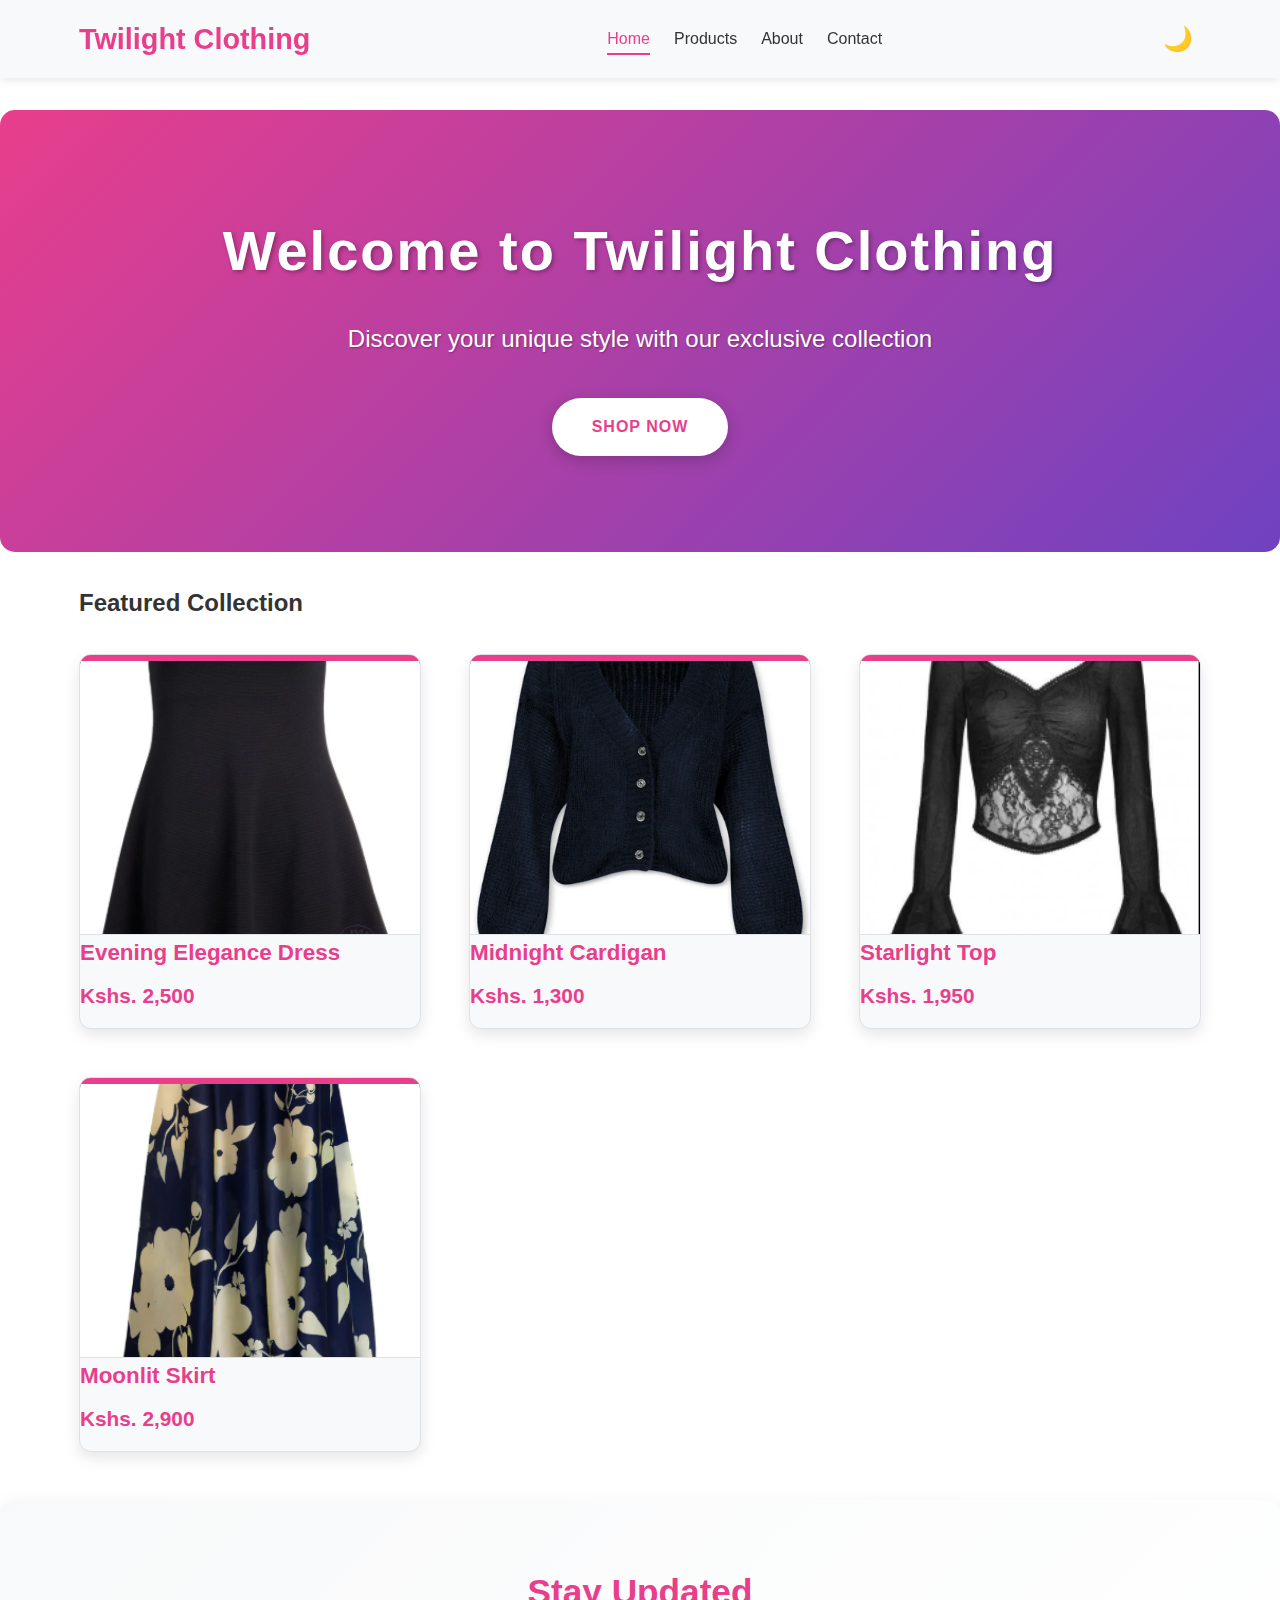
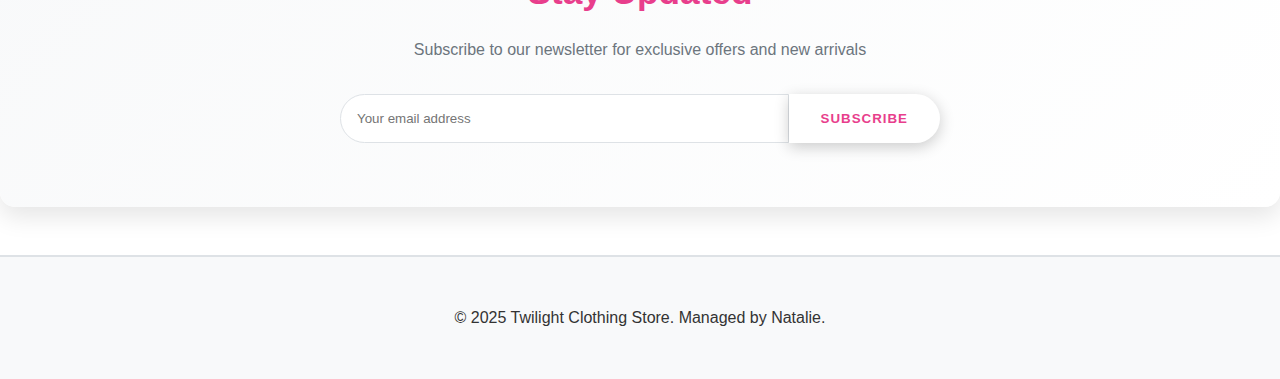
<file: index.html>
<!DOCTYPE html>
<html lang="en">
<head>
    <meta charset="UTF-8">
    <meta name="viewport" content="width=device-width, initial-scale=1.0">
    <meta name="title" content="Twilight Clothing Store - Fashion Managed by Natalie">
    <meta name="description" content="Discover stylish clothing at Twilight Clothing Store. Shop our curated collection of fashionable apparel managed by Natalie. Find your perfect style today!">
    <meta name="keywords" content="clothing store, fashion, twilight clothing, Natalie, apparel, women's fashion, online shopping">
    <meta name="author" content="Natalie">
    <title>Twilight Clothing Store - Home</title>
    <link rel="stylesheet" href="style.css">
</head>
<body>
    <header>
        <div class="container">
            <h1 class="logo">Twilight Clothing</h1>
            <nav>
                <ul>
                    <li><a href="index.html" class="active">Home</a></li>
                    <li><a href="products.html">Products</a></li>
                    <li><a href="about.html">About</a></li>
                    <li><a href="contact.html">Contact</a></li>
                </ul>
            </nav>
            <button id="theme-toggle" aria-label="Toggle dark/light mode">🌙</button>
        </div>
    </header>

    <main>
        <section class="hero">
            <div class="container">
                <h2>Welcome to Twilight Clothing</h2>
                <p>Discover your unique style with our exclusive collection</p>
                <a href="products.html" class="btn">Shop Now</a>
            </div>
        </section>

        <section class="featured-products">
            <div class="container">
                <h2>Featured Collection</h2>
                <div class="products-grid">
                    <div class="product-card">
                        <div class="product-image" style="background-image: url('media/serene-dress.png')"></div>
                        <h3>Evening Elegance Dress</h3>
                        <p class="price">Kshs. 2,500</p>
                    </div>
                    <div class="product-card">
                        <div class="product-image" style="background-image: url('media/midnight-cardigan.png')"></div>
                        <h3>Midnight Cardigan</h3>
                        <p class="price">Kshs. 1,300</p>
                    </div>
                    <div class="product-card">
                        <div class="product-image" style="background-image: url('media/starlight-top.png')"></div>
                        <h3>Starlight Top</h3>
                        <p class="price">Kshs. 1,950</p>
                    </div>
                    <div class="product-card">
                        <div class="product-image" style="background-image: url('media/moonlight-skirt.png')"></div>
                        <h3>Moonlit Skirt</h3>
                        <p class="price">Kshs. 2,900</p>
                </div>
            </div>
        </section>

        <section class="newsletter">
            <div class="container">
                <h2>Stay Updated</h2>
                <p>Subscribe to our newsletter for exclusive offers and new arrivals</p>
                <form id="newsletter-form">
                    <input type="email" placeholder="Your email address" required>
                    <button type="submit" class="btn">Subscribe</button>
                </form>
            </div>
        </section>
    </main>

    <footer>
        <div class="container">
            <p>&copy; 2025 Twilight Clothing Store. Managed by Natalie.</p>
        </div>
    </footer>

    <script src="script.js"></script>
</body>
</html>
</file>
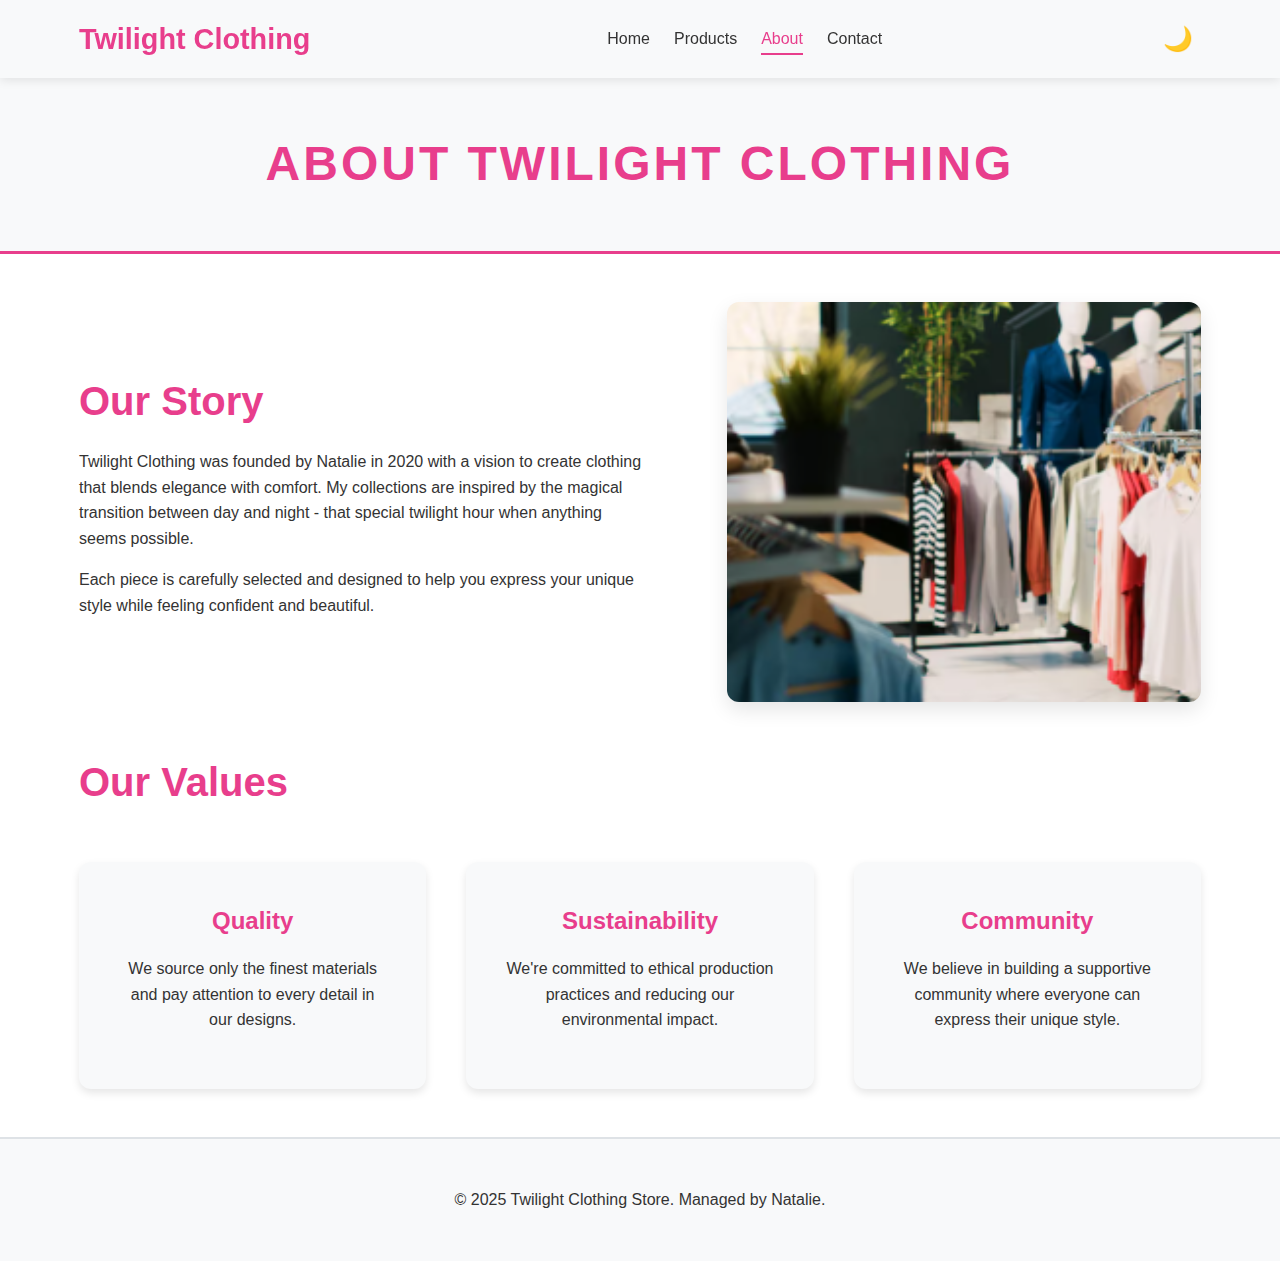
<file: about.html>
<!DOCTYPE html>
<html lang="en">
<head>
    <meta charset="UTF-8">
    <meta name="viewport" content="width=device-width, initial-scale=1.0">
    <meta name="title" content="Twilight Clothing Store - Fashion Managed by Natalie">
    <meta name="description" content="Discover stylish clothing at Twilight Clothing Store. Shop our curated collection of fashionable apparel managed by Natalie. Find your perfect style today!">
    <meta name="keywords" content="clothing store, fashion, twilight clothing, Natalie, apparel, women's fashion, online shopping">
    <meta name="author" content="Natalie">
    <title>About Us - Twilight Clothing Store</title>
    <link rel="stylesheet" href="style.css">
</head>
<body>
    <header>
        <div class="container">
            <h1 class="logo">Twilight Clothing</h1>
            <nav>
                <ul>
                    <li><a href="index.html">Home</a></li>
                    <li><a href="products.html">Products</a></li>
                    <li><a href="about.html" class="active">About</a></li>
                    <li><a href="contact.html">Contact</a></li>
                </ul>
            </nav>
            <button id="theme-toggle" aria-label="Toggle dark/light mode">🌙</button>
        </div>
    </header>

    <main>
        <section class="page-header">
            <div class="container">
                <h1>About Twilight Clothing</h1>
            </div>
        </section>

        <section class="about-content">
            <div class="container">
                <div class="about-grid">
                    <div class="about-text">
                        <h2>Our Story</h2>
                        <p>Twilight Clothing was founded by Natalie in 2020 with a vision to create clothing that blends elegance with comfort. My collections are inspired by the magical transition between day and night - that special twilight hour when anything seems possible.</p>
                        <p>Each piece is carefully selected and designed to help you express your unique style while feeling confident and beautiful.</p>
                    </div>
                    <div class="about-image">
                        <div class="image-placeholder" style="background-image: url('media/clothing-store.png')"></div>
                    </div>
                </div>

                <div class="values">
                    <h2>Our Values</h2>
                    <div class="values-grid">
                        <div class="value-item">
                            <h3>Quality</h3>
                            <p>We source only the finest materials and pay attention to every detail in our designs.</p>
                        </div>
                        <div class="value-item">
                            <h3>Sustainability</h3>
                            <p>We're committed to ethical production practices and reducing our environmental impact.</p>
                        </div>
                        <div class="value-item">
                            <h3>Community</h3>
                            <p>We believe in building a supportive community where everyone can express their unique style.</p>
                        </div>
                    </div>
                </div>
            </div>
        </section>
    </main>

    <footer>
        <div class="container">
            <p>&copy; 2025 Twilight Clothing Store. Managed by Natalie.</p>
        </div>
    </footer>

    <script src="script.js"></script>
</body>
</html>
</file>
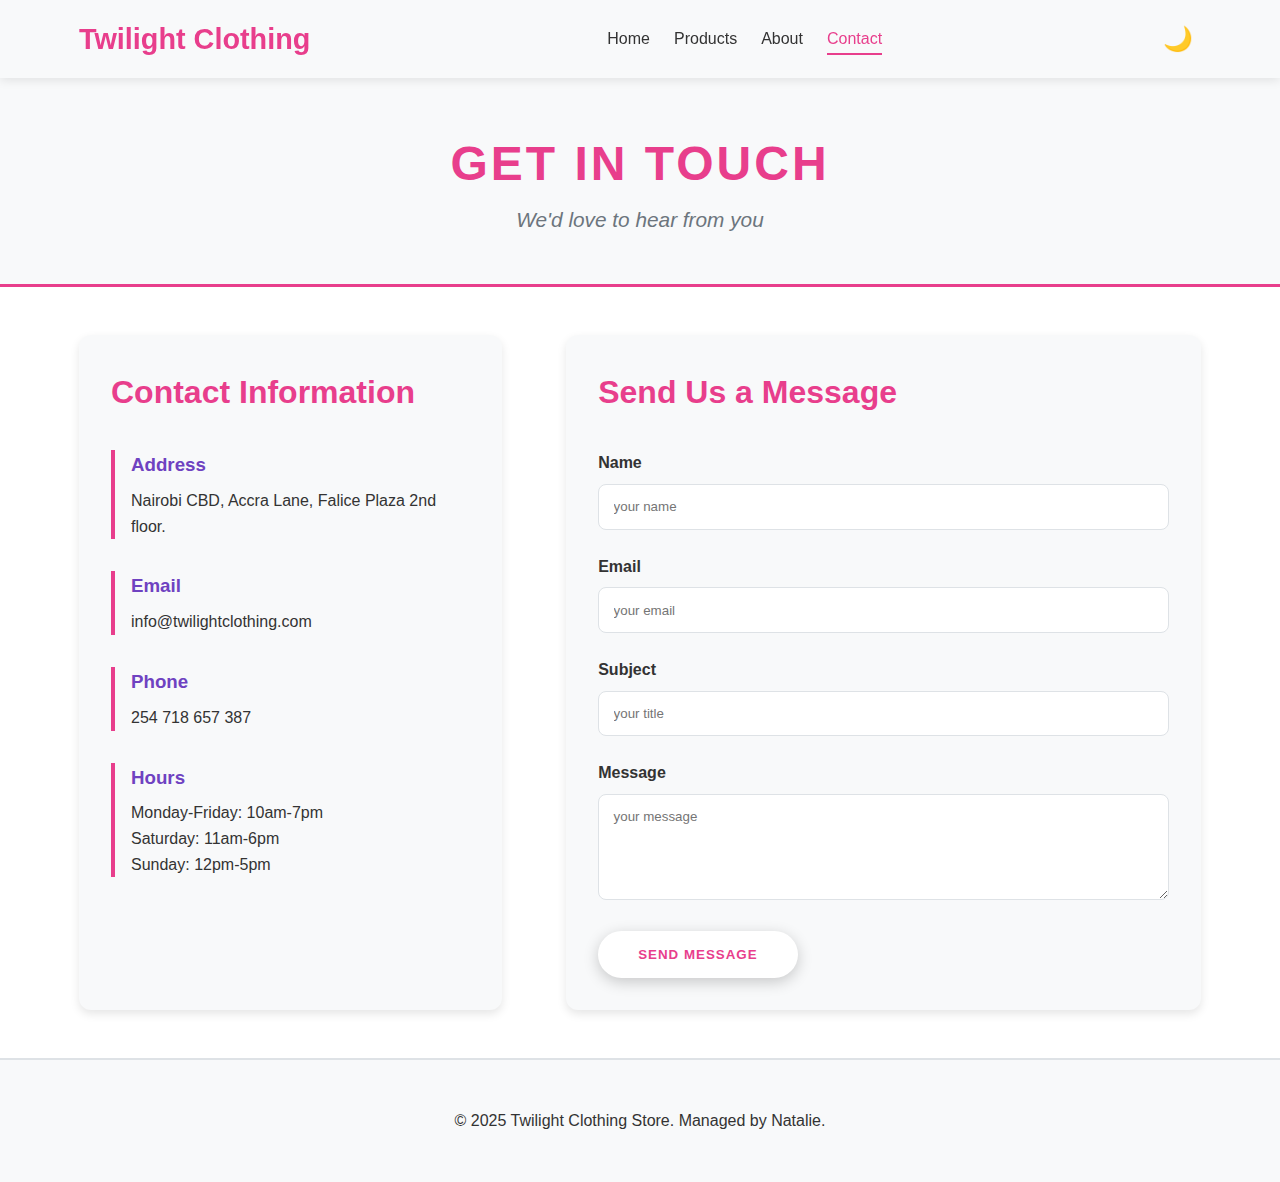
<file: contact.html>
<!DOCTYPE html>
<html lang="en">
<head>
    <meta charset="UTF-8">
    <meta name="viewport" content="width=device-width, initial-scale=1.0">
    <meta name="title" content="Twilight Clothing Store - Fashion Managed by Natalie">
    <meta name="description" content="Discover stylish clothing at Twilight Clothing Store. Shop our curated collection of fashionable apparel managed by Natalie. Find your perfect style today!">
    <meta name="keywords" content="clothing store, fashion, twilight clothing, Natalie, apparel, women's fashion, online shopping">
    <meta name="author" content="Natalie">
    <title>Contact Us - Twilight Clothing Store</title>
    <link rel="stylesheet" href="style.css">
</head>
<body>
    <header>
        <div class="container">
            <h1 class="logo">Twilight Clothing</h1>
            <nav>
                <ul>
                    <li><a href="index.html">Home</a></li>
                    <li><a href="products.html">Products</a></li>
                    <li><a href="about.html">About</a></li>
                    <li><a href="contact.html" class="active">Contact</a></li>
                </ul>
            </nav>
            <button id="theme-toggle" aria-label="Toggle dark/light mode">🌙</button>
        </div>
    </header>

    <main>
        <section class="page-header">
            <div class="container">
                <h1>Get In Touch</h1>
                <p>We'd love to hear from you</p>
            </div>
        </section>

        <section class="contact-content">
            <div class="container">
                <div class="contact-grid">
                    <div class="contact-info">
                        <h2>Contact Information</h2>
                        <div class="info-item">
                            <h3>Address</h3>
                            <p>Nairobi CBD, Accra Lane, Falice Plaza 2nd floor.</p>
                        </div>
                        <div class="info-item">
                            <h3>Email</h3>
                            <p>info@twilightclothing.com</p>
                        </div>
                        <div class="info-item">
                            <h3>Phone</h3>
                            <p>254 718 657 387</p>
                        </div>
                        <div class="info-item">
                            <h3>Hours</h3>
                            <p>Monday-Friday: 10am-7pm<br>Saturday: 11am-6pm<br>Sunday: 12pm-5pm</p>
                        </div>
                    </div>

                    <div class="contact-form">
                        <h2>Send Us a Message</h2>
                        <form id="contact-form">
                            <div class="form-group">
                                <label for="name">Name</label>
                                <input type="text" id="name" name="name" placeholder="your name" required>
                            </div>
                            <div class="form-group">
                                <label for="email">Email</label>
                                <input type="email" id="email" name="email" placeholder="your email" required>
                            </div>
                            <div class="form-group">
                                <label for="subject">Subject</label>
                                <input type="text" id="subject" name="subject" placeholder="your title" required>
                            </div>
                            <div class="form-group">
                                <label for="message">Message</label>
                                <textarea id="message" name="message" rows="5" placeholder="your message" required></textarea>
                            </div>
                            <button type="submit" class="btn">Send Message</button>
                        </form>
                    </div>
                </div>
            </div>
        </section>
    </main>

    <footer>
        <div class="container">
            <p>&copy; 2025 Twilight Clothing Store. Managed by Natalie.</p>
        </div>
    </footer>

    <script src="script.js"></script>
</body>
</html>
</file>
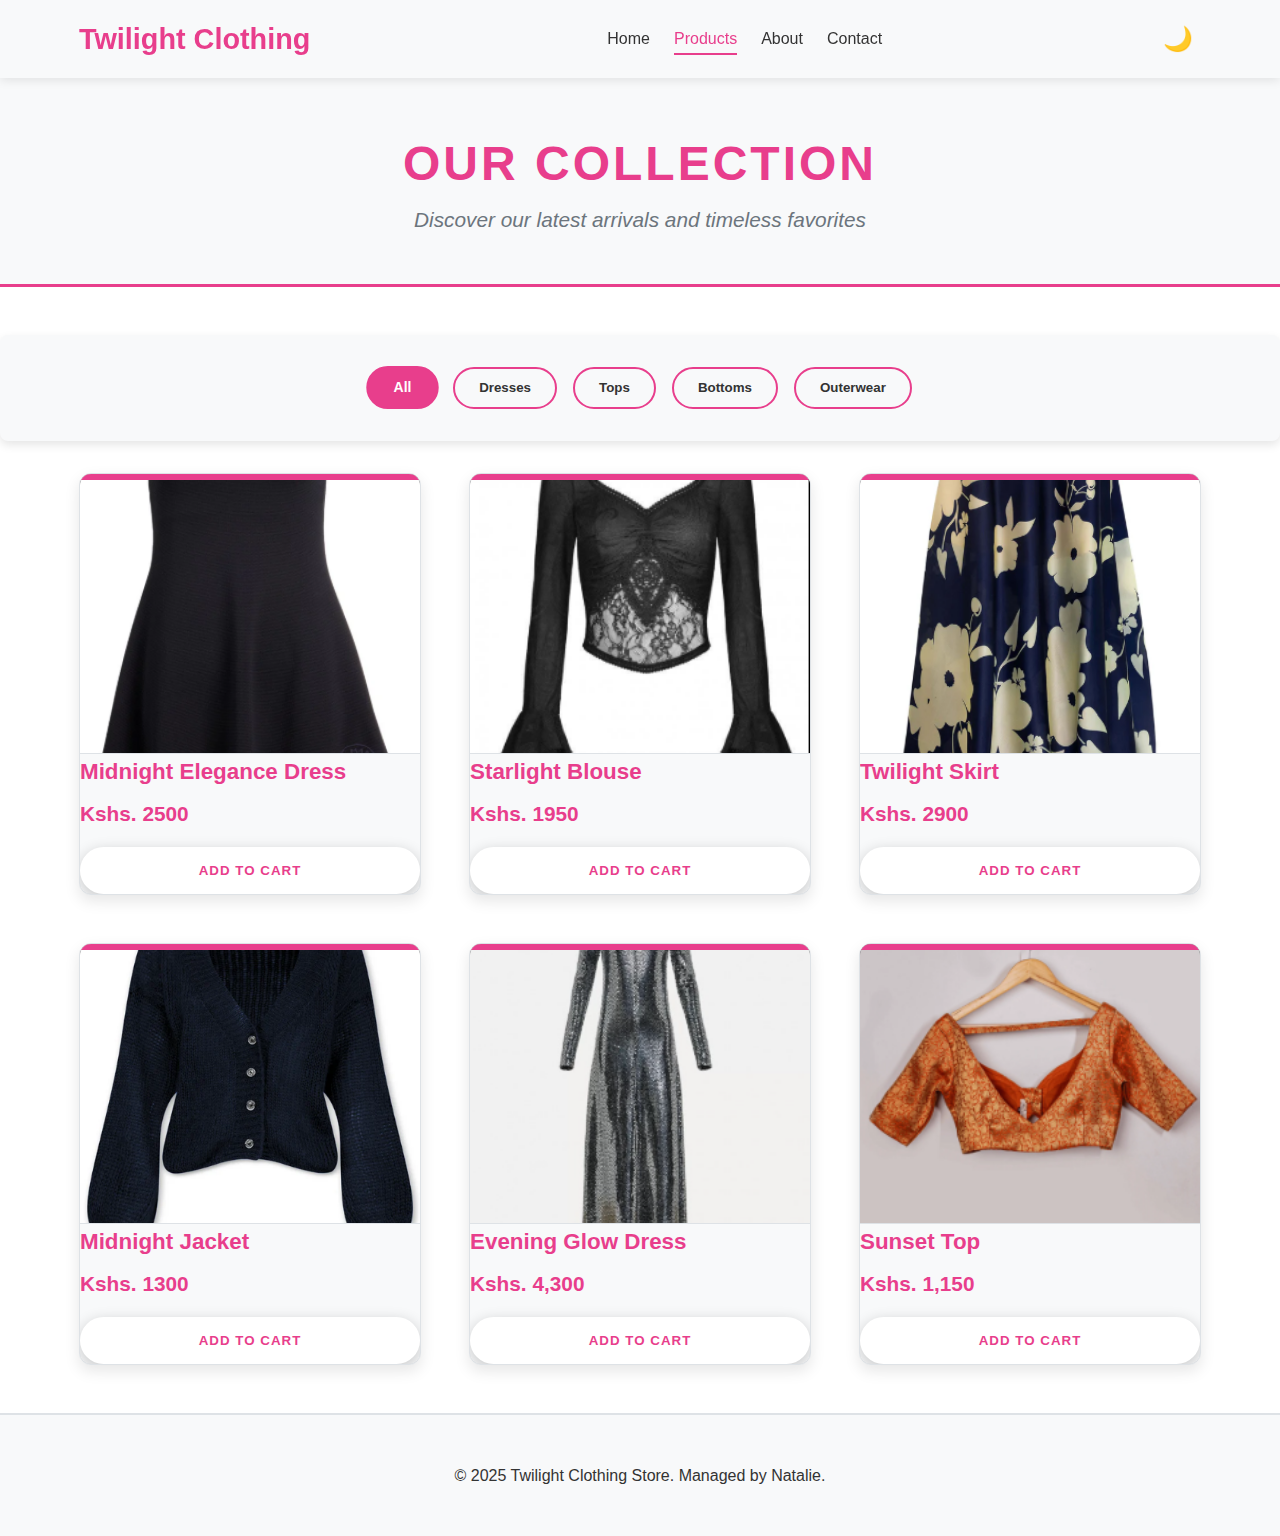
<file: products.html>
<!DOCTYPE html>
<html lang="en">
<head>
    <meta charset="UTF-8">
    <meta name="viewport" content="width=device-width, initial-scale=1.0">
    <meta name="title" content="Twilight Clothing Store - Fashion Managed by Natalie">
    <meta name="description" content="Discover stylish clothing at Twilight Clothing Store. Shop our curated collection of fashionable apparel managed by Natalie. Find your perfect style today!">
    <meta name="keywords" content="clothing store, fashion, twilight clothing, Natalie, apparel, women's fashion, online shopping">
    <meta name="author" content="Natalie">
    <title>Products - Twilight Clothing Store</title>
    <link rel="stylesheet" href="style.css">
</head>
<body>
    <header>
        <div class="container">
            <h1 class="logo">Twilight Clothing</h1>
            <nav>
                <ul>
                    <li><a href="index.html">Home</a></li>
                    <li><a href="products.html" class="active">Products</a></li>
                    <li><a href="about.html">About</a></li>
                    <li><a href="contact.html">Contact</a></li>
                </ul>
            </nav>
            <button id="theme-toggle" aria-label="Toggle dark/light mode">🌙</button>
        </div>
    </header>

    <main>
        <section class="page-header">
            <div class="container">
                <h1>Our Collection</h1>
                <p>Discover our latest arrivals and timeless favorites</p>
            </div>
        </section>

        <section class="products-filter">
            <div class="container">
                <div class="filter-options">
                    <button class="filter-btn active" data-filter="all">All</button>
                    <button class="filter-btn" data-filter="dresses">Dresses</button>
                    <button class="filter-btn" data-filter="tops">Tops</button>
                    <button class="filter-btn" data-filter="bottoms">Bottoms</button>
                    <button class="filter-btn" data-filter="outerwear">Outerwear</button>
                </div>
            </div>
        </section>

        <section class="products-grid-section">
            <div class="container">
                <div class="products-grid">
                    <div class="product-card" data-category="dresses">
                        <div class="product-image" style="background-image: url('media/serene-dress.png')"></div>
                        <h3>Midnight Elegance Dress</h3>
                        <p class="price">Kshs. 2500</p>
                        <button class="btn">Add to Cart</button>
                    </div>
                    <div class="product-card" data-category="tops">
                        <div class="product-image" style="background-image: url('media/starlight-top.png')"></div>
                        <h3>Starlight Blouse</h3>
                        <p class="price">Kshs. 1950</p>
                        <button class="btn">Add to Cart</button>
                    </div>
                    <div class="product-card" data-category="bottoms">
                        <div class="product-image" style="background-image: url('media/moonlight-skirt.png')"></div>
                        <h3>Twilight Skirt</h3>
                        <p class="price">Kshs. 2900</p>
                        <button class="btn">Add to Cart</button>
                    </div>
                    <div class="product-card" data-category="outerwear">
                        <div class="product-image" style="background-image: url('media/midnight-cardigan.png')"></div>
                        <h3>Midnight Jacket</h3>
                        <p class="price">Kshs. 1300</p>
                        <button class="btn">Add to Cart</button>
                    </div>
                    <div class="product-card" data-category="dresses">
                        <div class="product-image" style="background-image: url('media/evening-glow-dress.png')"></div>
                        <h3>Evening Glow Dress</h3>
                        <p class="price">Kshs. 4,300</p>
                        <button class="btn">Add to Cart</button>
                    </div>
                    <div class="product-card" data-category="tops">
                        <div class="product-image" style="background-image: url('media/sunset-top.png')"></div>
                        <h3>Sunset Top</h3>
                        <p class="price">Kshs. 1,150</p>
                        <button class="btn">Add to Cart</button>
                    </div>
                </div>
            </div>
        </section>
    </main>

    <footer>
        <div class="container">
            <p>&copy; 2025 Twilight Clothing Store. Managed by Natalie.</p>
        </div>
    </footer>

    <script src="script.js"></script>
</body>
</html>
</file>
<file: style.css>
/* CSS Variables for Theme */
:root {
  /* Light Theme (Default) */
  --bg-primary: #ffffff;
  --bg-secondary: #f8f9fa;
  --text-primary: #333333;
  --text-secondary: #6c757d;
  --accent-primary: #e83e8c;
  --accent-secondary: #6f42c1;
  --border-color: #dee2e6;
  --shadow: rgba(0, 0, 0, 0.1);
  --transition-timing: 0.3s ease;
}

[data-theme="dark"] {
  /* Dark Theme - Improved contrast */
  --bg-primary: #0a0a0a;
  --bg-secondary: #1a1a1a;
  --text-primary: #f5f5f5;
  --text-secondary: #b0b0b0;
  --accent-primary: #ff1493;
  --accent-secondary: #e83e8c;
  --border-color: #333333;
  --shadow: rgba(255, 20, 147, 0.15);
}

/* Base Styles */
* {
  margin: 0;
  padding: 0;
  box-sizing: border-box;
}

body {
  font-family: 'Segoe UI', Tahoma, Geneva, Verdana, sans-serif;
  background-color: var(--bg-primary);
  color: var(--text-primary);
  line-height: 1.6;
  transition: background-color var(--transition-timing), color var(--transition-timing);
}

.container {
  width: 90%;
  max-width: 1200px;
  margin: 0 auto;
  padding: 0 15px;
}

/* Header Styles */
header {
  background-color: var(--bg-secondary);
  padding: 1rem 0;
  box-shadow: 0 2px 10px var(--shadow);
  position: sticky;
  top: 0;
  z-index: 100;
}

header .container {
  display: flex;
  justify-content: space-between;
  align-items: center;
}

.logo {
  color: var(--accent-primary);
  font-size: 1.8rem;
  font-weight: bold;
}

nav ul {
  display: flex;
  list-style: none;
}

nav ul li {
  margin-left: 1.5rem;
}

nav ul li a {
  color: var(--text-primary);
  text-decoration: none;
  font-weight: 500;
  transition: color var(--transition-timing);
  padding: 0.5rem 0;
  position: relative;
}

nav ul li a:hover,
nav ul li a.active {
  color: var(--accent-primary);
}

nav ul li a.active::after {
  content: '';
  position: absolute;
  bottom: 0;
  left: 0;
  width: 100%;
  height: 2px;
  background-color: var(--accent-primary);
}

#theme-toggle {
  background: none;
  border: none;
  font-size: 1.5rem;
  cursor: pointer;
  color: var(--text-primary);
  transition: transform var(--transition-timing);
  padding: 0.5rem;
  border-radius: 50%;
}

#theme-toggle:hover {
  transform: rotate(30deg);
  background-color: rgba(0, 0, 0, 0.05);
}

[data-theme="dark"] #theme-toggle:hover {
  background-color: rgba(255, 255, 255, 0.05);
}

/* Fixed Hero Section - No more crooked skew */
.hero {
  background: linear-gradient(135deg, var(--accent-primary), var(--accent-secondary));
  color: white;
  text-align: center;
  padding: 6rem 0;
  margin: 2rem 0;
  border-radius: 15px;
  position: relative;
  overflow: hidden;
}

.hero-content {
  position: relative;
  z-index: 2;
}

.hero h2 {
  font-size: 3.5rem;
  margin-bottom: 1.5rem;
  letter-spacing: 2px;
  text-shadow: 2px 2px 4px rgba(0, 0, 0, 0.3);
}

.hero p {
  font-size: 1.5rem;
  margin-bottom: 2.5rem;
  max-width: 700px;
  margin-left: auto;
  margin-right: auto;
  text-shadow: 1px 1px 2px rgba(0, 0, 0, 0.3);
}

/* Buttons */
.btn {
  display: inline-block;
  background-color: white;
  color: var(--accent-primary);
  padding: 1rem 2.5rem;
  border: none;
  border-radius: 50px;
  text-decoration: none;
  font-weight: 700;
  cursor: pointer;
  transition: all 0.3s ease;
  text-transform: uppercase;
  letter-spacing: 1px;
  box-shadow: 0 4px 15px rgba(0, 0, 0, 0.2);
}

.btn:hover {
  background-color: var(--accent-primary);
  color: white;
  transform: translateY(-3px);
  box-shadow: 0 8px 20px rgba(0, 0, 0, 0.3);
}

.btn:active {
  transform: translateY(-1px);
}

/* Page Header */
.page-header {
  text-align: center;
  padding: 3rem 0;
  background-color: var(--bg-secondary);
  margin-bottom: 3rem;
  border-bottom: 3px solid var(--accent-primary);
}

.page-header h1 {
  font-size: 3rem;
  color: var(--accent-primary);
  text-transform: uppercase;
  letter-spacing: 3px;
}

.page-header p {
  font-size: 1.3rem;
  color: var(--text-secondary);
  font-style: italic;
}

/* Products Grid */
.products-grid {
  display: grid;
  grid-template-columns: repeat(auto-fill, minmax(300px, 1fr));
  gap: 3rem;
  margin: 2rem 0;
}

.product-card {
  background-color: var(--bg-secondary);
  border-radius: 12px;
  overflow: hidden;
  box-shadow: 0 6px 15px var(--shadow);
  transition: transform 0.4s cubic-bezier(0.25, 0.46, 0.45, 0.94), box-shadow 0.4s;
  position: relative;
  border: 1px solid var(--border-color);
}

.product-card::before {
  content: '';
  position: absolute;
  top: 0;
  left: 0;
  width: 100%;
  height: 6px;
  background-color: var(--accent-primary);
}

.product-card:hover {
  transform: translateY(-10px);
  box-shadow: 0 15px 30px rgba(0,0,0,0.2);
}

.product-image {
  height: 280px;
  background-color: #333;
  background-size: cover;
  background-position: center;
  border-bottom: 1px solid var(--border-color);
}

.product-card .card-content {
  padding: 1.5rem;
}

.product-card h3 {
  font-size: 1.4rem;
  margin-bottom: 0.5rem;
  color: var(--accent-primary);
}

.product-card .price {
  font-weight: 700;
  font-size: 1.3rem;
  color: var(--accent-primary);
  margin-bottom: 1rem;
  display: block;
}

.product-card .btn {
  width: 100%;
}

/* Filter Section */
.products-filter {
  background-color: var(--bg-secondary);
  padding: 2rem 0;
  margin-bottom: 2rem;
  border-radius: 8px;
  box-shadow: 0 4px 10px var(--shadow);
}

.filter-options {
  display: flex;
  justify-content: center;
  flex-wrap: wrap;
  gap: 1rem;
}

.filter-btn {
  background: none;
  border: 2px solid var(--accent-primary);
  padding: 0.7rem 1.5rem;
  border-radius: 50px;
  cursor: pointer;
  color: var(--text-primary);
  font-weight: 600;
  transition: all var(--transition-timing);
}

.filter-btn:hover,
.filter-btn.active {
  background-color: var(--accent-primary);
  color: white;
  transform: scale(1.05);
}

/* About Page */
.about-grid {
  display: grid;
  grid-template-columns: 1.2fr 1fr;
  gap: 5rem;
  margin: 3rem 0;
  align-items: center;
}

.about-image .image-placeholder {
  height: 400px;
  background-color: #333;
  background-size: cover;
  background-position: center;
  border-radius: 12px;
  box-shadow: 0 8px 20px var(--shadow);
}

.about-content h2 {
  font-size: 2.5rem;
  color: var(--accent-primary);
  margin-bottom: 1rem;
}

.about-content p {
  margin-bottom: 1rem;
}

.values-grid {
  display: grid;
  grid-template-columns: repeat(auto-fit, minmax(280px, 1fr));
  gap: 2.5rem;
  margin: 3rem 0;
}

.value-item {
  text-align: center;
  padding: 2.5rem;
  background-color: var(--bg-secondary);
  border-radius: 12px;
  box-shadow: 0 4px 8px var(--shadow);
  transition: transform var(--transition-timing);
}

.value-item:hover {
  transform: translateY(-5px);
}

.value-item h3 {
  color: var(--accent-primary);
  margin-bottom: 1rem;
  font-size: 1.5rem;
}

/* Contact Page */
.contact-grid {
  display: grid;
  grid-template-columns: 1fr 1.5fr;
  gap: 4rem;
  margin: 3rem 0;
}

.contact-info,
.contact-form {
  padding: 2rem;
  background-color: var(--bg-secondary);
  border-radius: 12px;
  box-shadow: 0 4px 10px var(--shadow);
}

.contact-info h2,
.contact-form h2 {
  margin-bottom: 2rem;
  color: var(--accent-primary);
  font-size: 2rem;
}

.info-item {
  margin-bottom: 2rem;
  border-left: 4px solid var(--accent-primary);
  padding-left: 1rem;
}

.info-item h3 {
  color: var(--accent-secondary);
  margin-bottom: 0.5rem;
}

.form-group {
  margin-bottom: 1.5rem;
}

.form-group label {
  display: block;
  margin-bottom: 0.5rem;
  font-weight: 600;
}

.form-group input,
.form-group textarea {
  width: 100%;
  padding: 0.9rem;
  border: 1px solid var(--border-color);
  border-radius: 8px;
  background-color: var(--bg-primary);
  color: var(--text-primary);
  font-family: inherit;
  transition: border-color var(--transition-timing);
}

.form-group input:focus,
.form-group textarea:focus {
  outline: none;
  border-color: var(--accent-primary);
  box-shadow: 0 0 5px var(--accent-primary);
}

/* Newsletter Section */
.newsletter {
  background: linear-gradient(135deg, var(--bg-secondary), var(--bg-primary));
  padding: 4rem 0;
  text-align: center;
  margin: 3rem 0;
  border-radius: 15px;
  box-shadow: 0 10px 25px var(--shadow);
}

.newsletter h2 {
  font-size: 2.2rem;
  margin-bottom: 1rem;
  color: var(--accent-primary);
}

.newsletter p {
  margin-bottom: 2rem;
  color: var(--text-secondary);
  max-width: 600px;
  margin-left: auto;
  margin-right: auto;
}

#newsletter-form {
  display: flex;
  justify-content: center;
  max-width: 600px;
  margin: 0 auto;
}

#newsletter-form input {
  flex: 1;
  padding: 1rem;
  border: 1px solid var(--border-color);
  border-radius: 50px 0 0 50px;
  background-color: var(--bg-primary);
  color: var(--text-primary);
}

#newsletter-form button {
  border-radius: 0 50px 50px 0;
  padding: 0 2rem;
}

/* Footer */
footer {
  background-color: var(--bg-secondary);
  padding: 3rem 0;
  text-align: center;
  margin-top: 3rem;
  border-top: 2px solid var(--border-color);
}

/* Focus styles for accessibility */
button:focus-visible,
a:focus-visible,
input:focus-visible,
textarea:focus-visible {
  outline: 2px solid var(--accent-primary);
  outline-offset: 2px;
}

/* Reduced motion for accessibility */
@media (prefers-reduced-motion: reduce) {
  * {
    animation-duration: 0.01ms !important;
    animation-iteration-count: 1 !important;
    transition-duration: 0.01ms !important;
  }
  
  .product-card:hover,
  .value-item:hover,
  .btn:hover,
  .filter-btn:hover {
    transform: none;
  }
}

/* Responsive Design */
@media (max-width: 768px) {
  header .container {
    flex-direction: column;
    text-align: center;
  }

  nav ul {
    margin-top: 1rem;
    flex-wrap: wrap;
    justify-content: center;
  }

  nav ul li {
    margin: 0.5rem;
  }

  .about-grid,
  .contact-grid {
    grid-template-columns: 1fr;
  }

  .products-grid {
    grid-template-columns: repeat(auto-fill, minmax(250px, 1fr));
  }

  .hero h2 {
    font-size: 2.5rem;
  }

  .hero p {
    font-size: 1.2rem;
  }

  #newsletter-form {
    flex-direction: column;
  }

  #newsletter-form input {
    border-radius: 50px;
    margin-bottom: 1rem;
  }

  #newsletter-form button {
    border-radius: 50px;
    width: 100%;
  }
}

@media (max-width: 480px) {
  .products-grid {
    grid-template-columns: 1fr;
  }

  .filter-options {
    flex-direction: column;
    align-items: center;
  }

  .hero {
    padding: 4rem 0;
  }

  .hero h2 {
    font-size: 2rem;
  }

  .hero p {
    font-size: 1.1rem;
  }
  
  .btn {
    padding: 0.8rem 1.8rem;
  }
  
  .page-header h1 {
    font-size: 2.5rem;
  }
}
</file>
